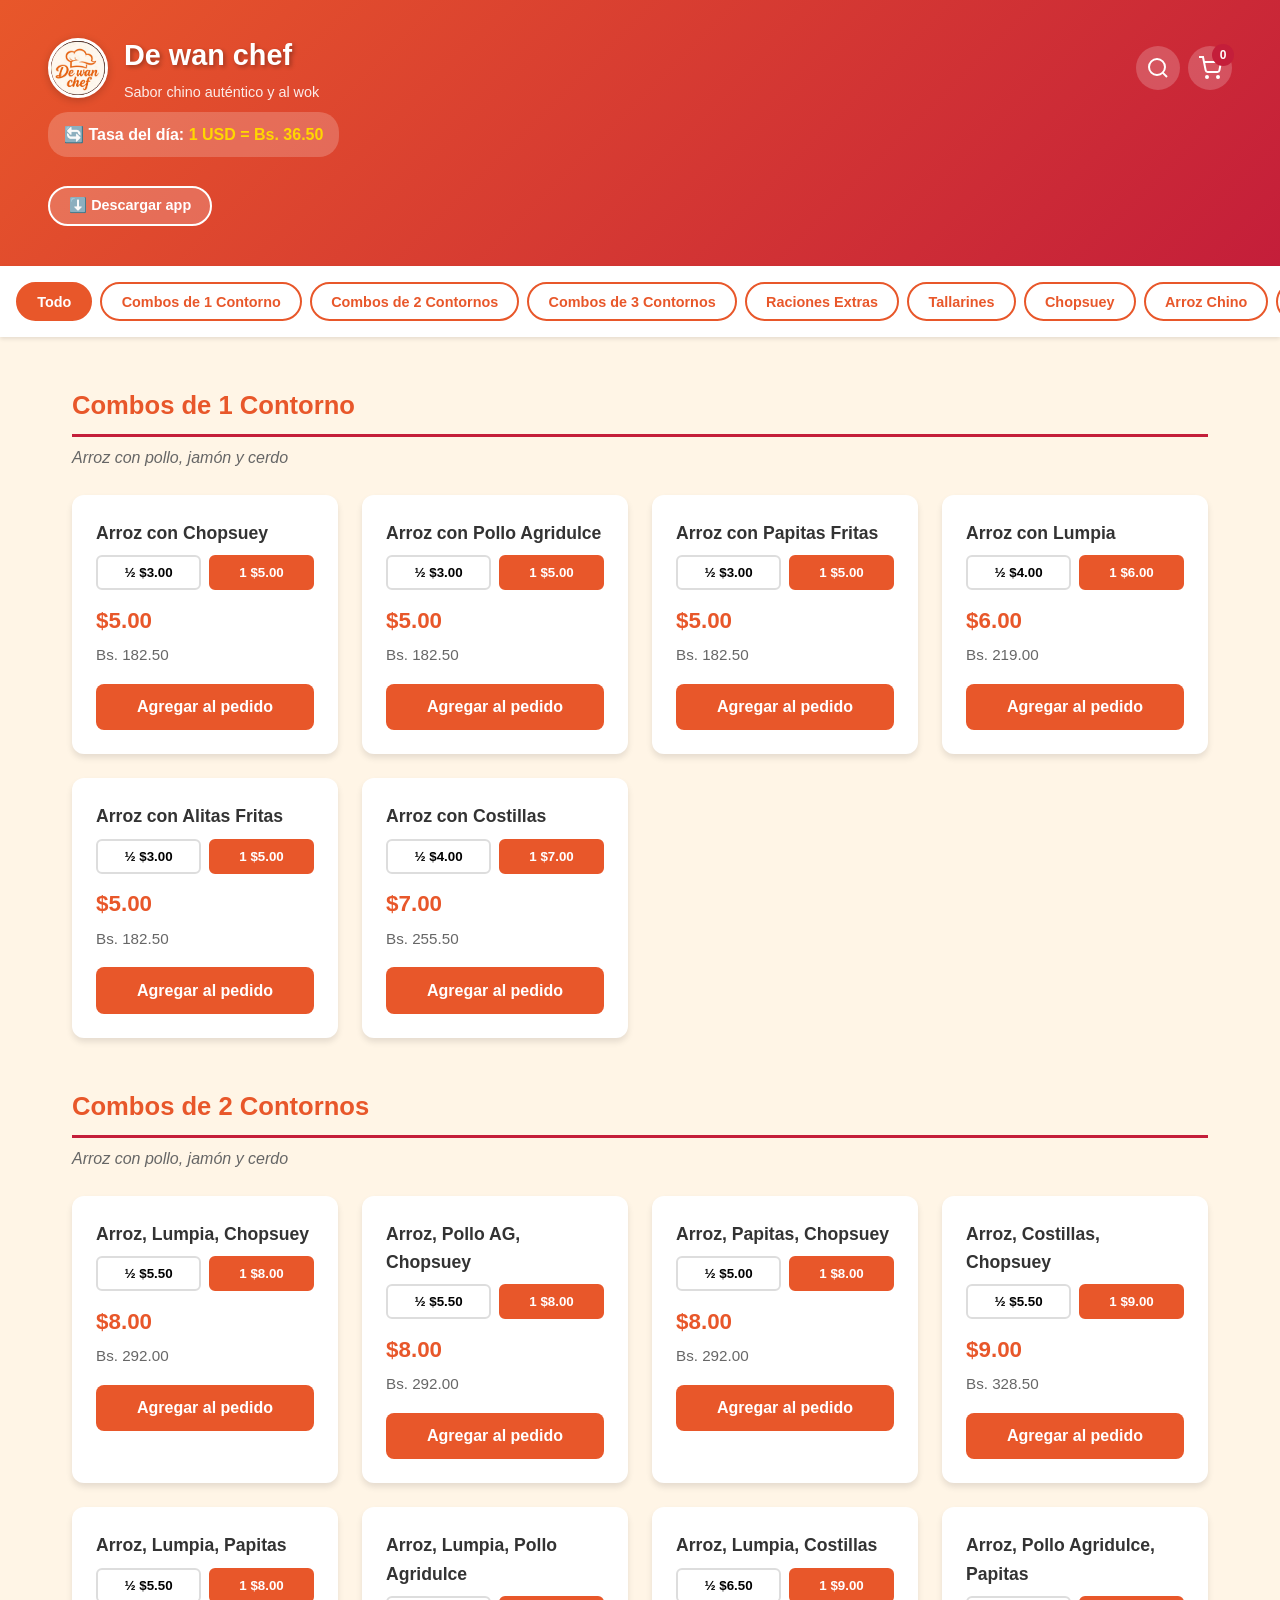
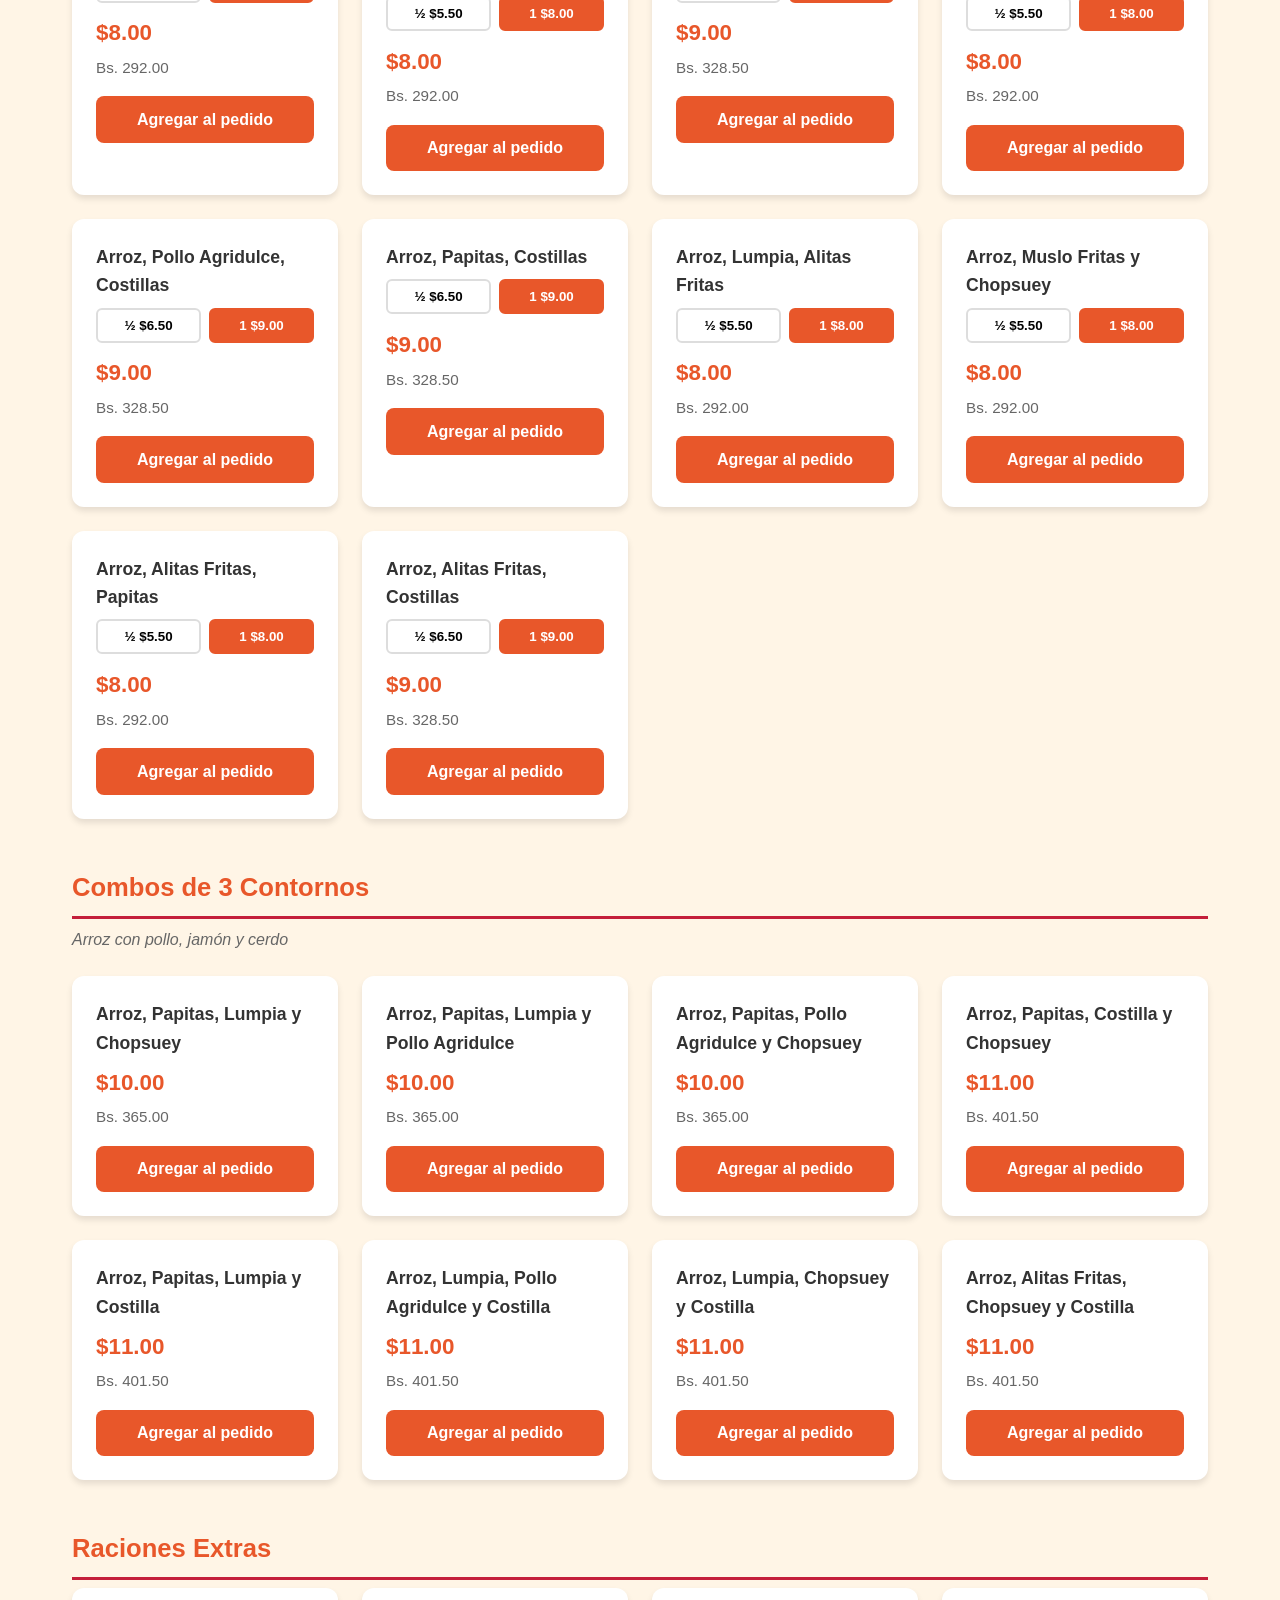
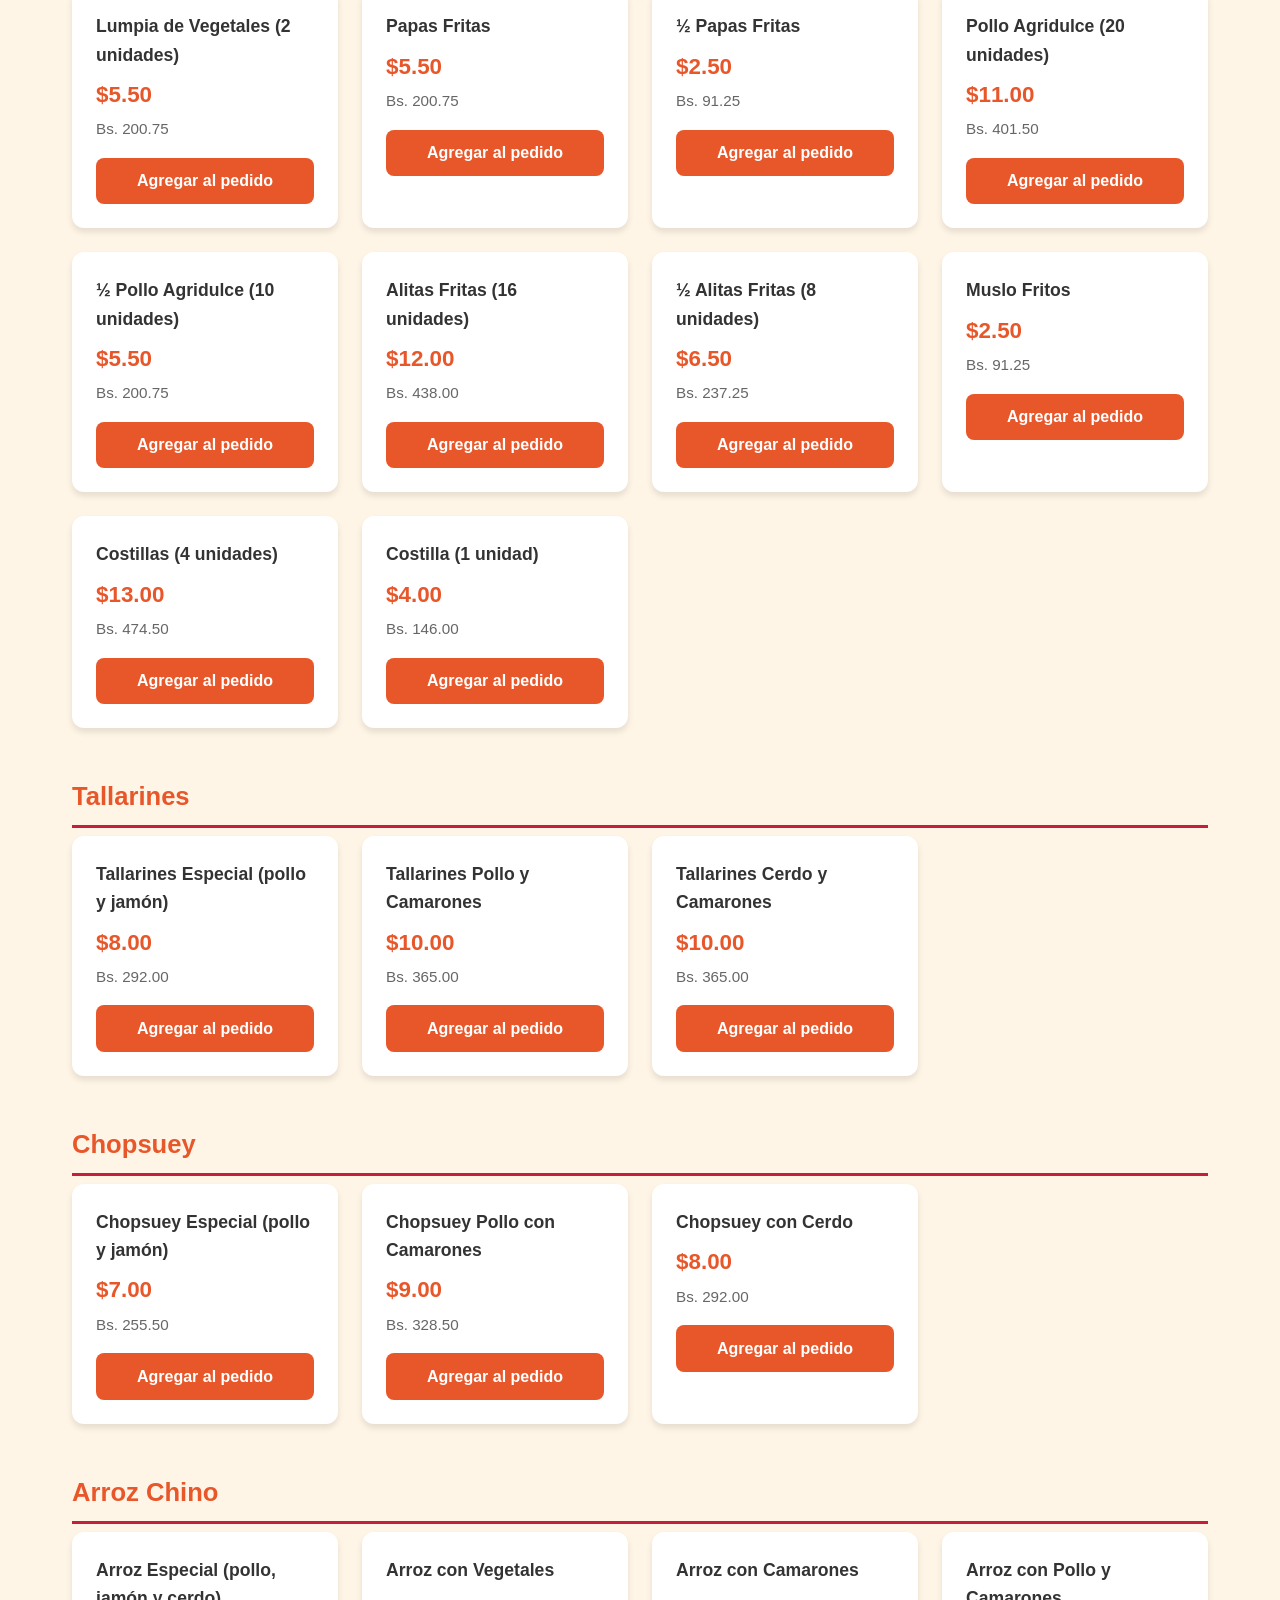
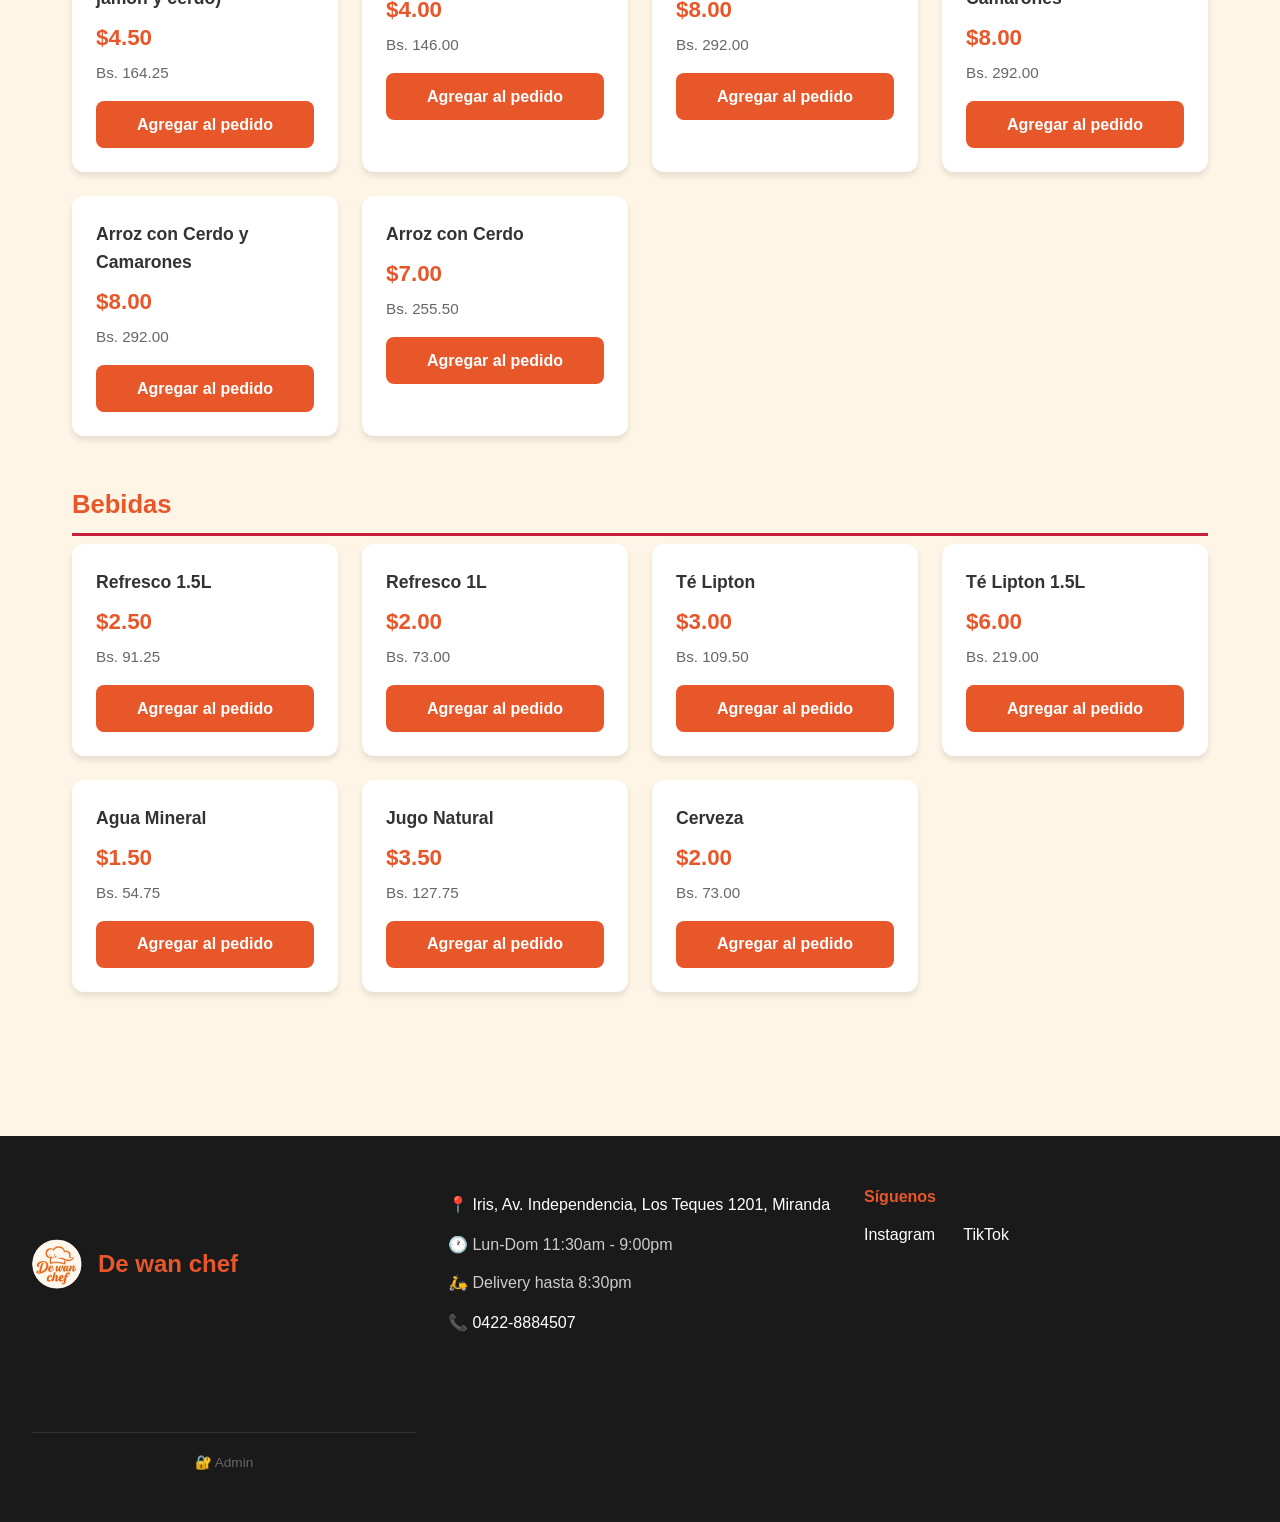
<file: index.html>
<!DOCTYPE html>
<html lang="es">
<head>
    <meta charset="UTF-8">
    <meta name="viewport" content="width=device-width, initial-scale=1.0">
    <title>De wan chef - Menú Digital</title>
    <link rel="stylesheet" href="css/style.css">
    <link rel="manifest" href="manifest.json">
<meta name="theme-color" content="#E8572A">
</head>
<body>
    <header class="main-header">
        <div class="header-top">
            <img src="assets/logo.png" alt="De wan chef" class="logo">
            <div class="header-text">
                <h1>De wan chef</h1>
                <p class="tagline">Sabor chino auténtico y al wok</p>
            </div>
            <div class="header-icons">
                <button class="icon-btn" id="search-toggle" aria-label="Buscar">
                    <svg viewBox="0 0 24 24" fill="none" stroke="currentColor" stroke-width="2" width="24" height="24"><circle cx="11" cy="11" r="8"/><path d="m21 21-4.35-4.35"/></svg>
                </button>
                <button class="icon-btn cart-icon" id="cart-toggle" aria-label="Carrito">
                    <svg viewBox="0 0 24 24" fill="none" stroke="currentColor" stroke-width="2" width="24" height="24"><circle cx="9" cy="21" r="1"/><circle cx="20" cy="21" r="1"/><path d="M1 1h4l2.68 13.39a2 2 0 0 0 2 1.61h9.72a2 2 0 0 0 2-1.61L23 6H6"/></svg>
                    <span class="cart-badge" id="cart-badge">0</span>
                </button>
            </div>
        </div>
        
        <div class="search-bar" id="search-bar">
            <input type="text" id="search-input" placeholder="Ej: costillas, arroz..." autocomplete="off">
            <button id="search-close">✕</button>
        </div>

        <div class="rate-banner">
    <span>🔄 Tasa del día: </span>
    <strong id="exchange-rate">Cargando...</strong>
</div>

<div class="install-buttons">
    <button class="download-btn" id="install-btn" style="display:none;" onclick="installApp()">⬇️ Descargar app</button>
    <button class="download-btn" id="add-home-btn" onclick="installApp()">⬇️ Descargar app</button>
</div>
</header>

    <nav class="category-nav" id="category-nav">
        <button class="nav-btn active" data-category="all">Todo</button>
    </nav>

    <main id="menu-container"></main>

    <div class="cart-bar" id="cart-bar">
        <button class="cart-bar-btn" id="cart-bar-open">
            <span class="cart-bar-count" id="cart-bar-count">0</span>
            <span>Ver carrito</span>
            <span class="cart-bar-total" id="cart-bar-total">$0.00</span>
        </button>
    </div>

    <div class="cart-modal" id="cart-modal">
        <div class="cart-overlay" id="cart-overlay"></div>
        <div class="cart-content">
            <div class="cart-header">
                <h2>Tu Pedido</h2>
                <button class="close-btn" id="cart-close">✕</button>
            </div>
            <div class="cart-items" id="cart-items"></div>
            <div class="cart-footer">
                <div class="cart-total">
                    <span>Total USD:</span>
                    <span id="cart-total-usd">$0.00</span>
                </div>
                <div class="cart-total ves">
                    <span>Total VES:</span>
                    <span id="cart-total-ves">Bs. 0.00</span>
                </div>
                <button class="btn-whatsapp" id="btn-whatsapp">Enviar pedido por WhatsApp</button>
                <button class="btn-close" id="cart-continue">Cerrar</button>
            </div>
        </div>
    </div>

    <footer>
        <div class="footer-logo">
            <img src="assets/logo.png" alt="De wan chef">
            <h3>De wan chef</h3>
        </div>
        <div class="footer-info">
            <a href="https://maps.app.goo.gl/BtbeYCyMQnPj4yRCA" target="_blank" class="footer-link">
                📍 Iris, Av. Independencia, Los Teques 1201, Miranda
            </a>
            <p>🕐 Lun-Dom 11:30am - 9:00pm</p>
            <p>🛵 Delivery hasta 8:30pm</p>
            <a href="tel:04228884507" class="footer-link">📞 0422-8884507</a>
        </div>
        <div class="footer-social">
            <h4>Síguenos</h4>
            <a href="https://instagram.com/dewan.chef" target="_blank">Instagram</a>
            <a href="https://tiktok.com/@dewanchef" target="_blank">TikTok</a>
        </div>
        <div style="margin-top: 2rem; padding-top: 1rem; border-top: 1px solid #333; text-align: center;">
    <a href="admin/index.html" style="color: #666; text-decoration: none; font-size: 0.85rem;">🔐 Admin</a>
</div>
    </footer>

    <script src="js/app.js"></script>
    <script>
    // Registrar Service Worker para actualizaciones automáticas
    if ('serviceWorker' in navigator) {
        window.addEventListener('load', () => {
            navigator.serviceWorker.register('/sw.js')
                .then(registration => {
                    console.log('SW registrado:', registration.scope);
                    
                    // Verificar actualizaciones periódicamente
                    setInterval(() => {
                        registration.update();
                    }, 3600000); // Cada 1 hora
                    
                    // Avisar si hay nueva versión
                    registration.addEventListener('updatefound', () => {
                        const newWorker = registration.installing;
                        newWorker.addEventListener('statechange', () => {
                            if (newWorker.state === 'installed' && navigator.serviceWorker.controller) {
                                if (confirm('Hay una versión nueva disponible. ¿Recargar para actualizar?')) {
                                    window.location.reload();
                                }
                            }
                        });
                    });
                })
                .catch(error => {
                    console.log('Error al registrar SW:', error);
                });
        });
    }
</script>
    <script>
    // PWA - Instalación de la app
    <script>
    let deferredPrompt;
    const installBtn = document.getElementById('install-btn');
    const addHomeBtn = document.getElementById('add-home-btn');
    
    window.addEventListener('beforeinstallprompt', (e) => {
        e.preventDefault();
        deferredPrompt = e;
        installBtn.style.display = 'inline-block';
        addHomeBtn.style.display = 'none';
    });
    
    async function installApp() {
        if (deferredPrompt) {
            deferredPrompt.prompt();
            const { outcome } = await deferredPrompt.userChoice;
            if (outcome === 'accepted') {
                installBtn.style.display = 'none';
                addHomeBtn.style.display = 'none';
            }
            deferredPrompt = null;
        } else {
            const isIOS = /iPad|iPhone|iPod/.test(navigator.userAgent);
            const isAndroid = /Android/.test(navigator.userAgent);
            
            let msg = '';
            if (isIOS) {
                msg = 'Toca Compartir (️) → "Agregar a pantalla de inicio"';
            } else if (isAndroid) {
                msg = 'Toca el menú () → "Instalar app" o "Agregar a pantalla de inicio"';
            } else {
                msg = 'Toca el ícono de instalación en la barra de direcciones';
            }
            
            alert('📲 ' + msg);
        }
    }
    
    if (window.matchMedia('(display-mode: standalone)').matches) {
        installBtn.style.display = 'none';
        addHomeBtn.style.display = 'none';
    }
</script>
</body>
</html>
</file>
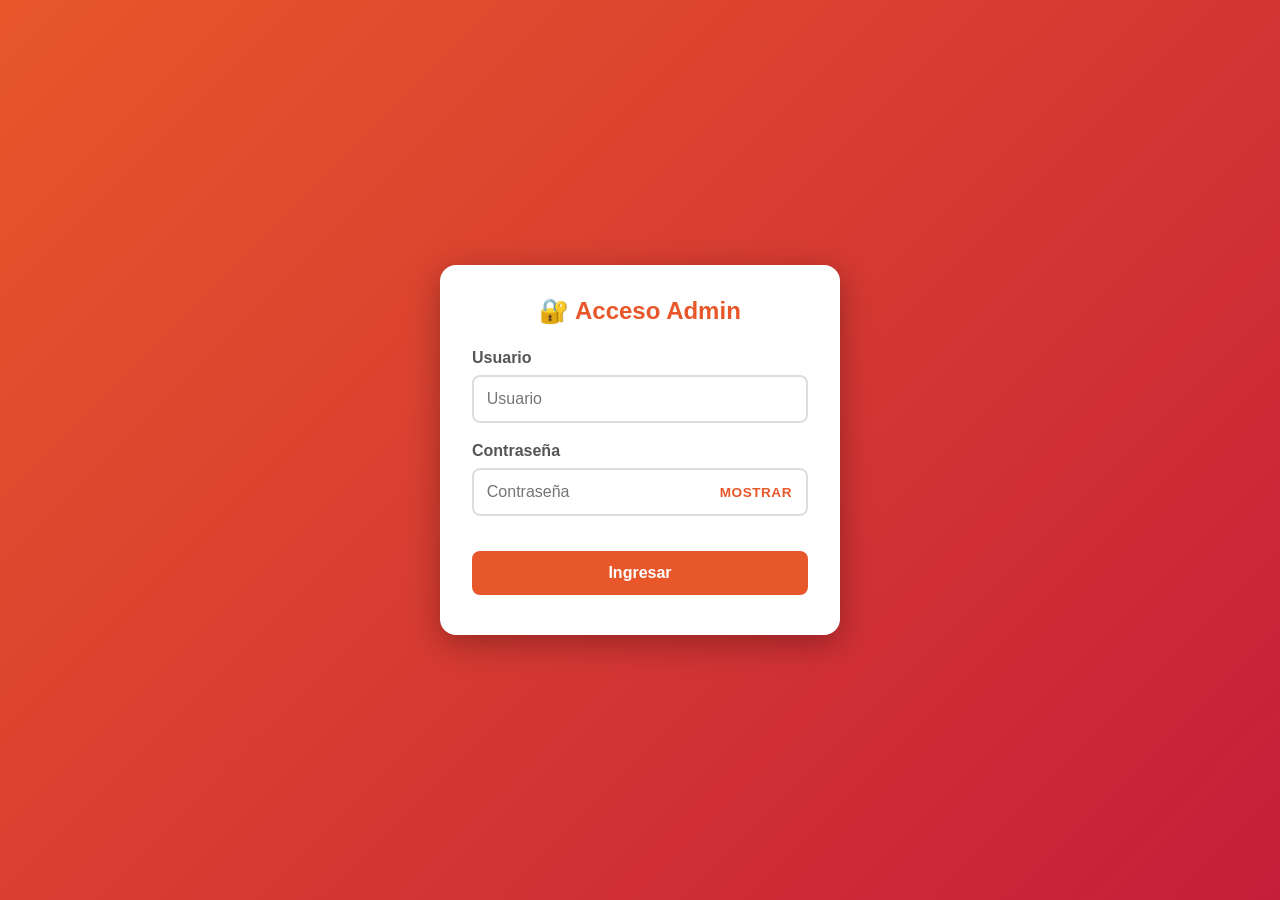
<file: admin/index.html>
<!DOCTYPE html>
<html lang="es">
<head>
    <meta charset="UTF-8">
    <meta name="viewport" content="width=device-width, initial-scale=1.0">
    <title>Admin - De wan chef</title>
    <link rel="manifest" href="../manifest.json">
    <meta name="theme-color" content="#E8572A">
    <style>
        * { margin: 0; padding: 0; box-sizing: border-box; }
        body {
            font-family: -apple-system, BlinkMacSystemFont, 'Segoe UI', sans-serif;
            background: #f5f5f5;
            color: #333;
            padding: 1rem;
            padding-bottom: 100px;
        }
        .container { max-width: 800px; margin: 0 auto; }
        h1 { color: #E8572A; margin-bottom: 1.5rem; font-size: 1.8rem; }
        .section {
            background: white;
            padding: 1.5rem;
            border-radius: 12px;
            margin-bottom: 1.5rem;
            box-shadow: 0 2px 8px rgba(0,0,0,0.08);
        }
        .section h2 { color: #E8572A; margin-bottom: 1rem; font-size: 1.3rem; }
        .form-group { margin-bottom: 1rem; }
        label { display: block; margin-bottom: 0.5rem; font-weight: 600; color: #555; }
        input, select {
            width: 100%;
            padding: 0.8rem;
            border: 2px solid #ddd;
            border-radius: 8px;
            font-size: 1rem;
            transition: border-color 0.3s;
        }
        input:focus, select:focus { outline: none; border-color: #E8572A; }
        
        .btn {
            padding: 0.8rem 1.5rem;
            border: none;
            border-radius: 8px;
            font-size: 1rem;
            font-weight: 600;
            cursor: pointer;
            transition: all 0.3s;
            margin-right: 0.5rem;
            margin-bottom: 0.5rem;
        }
        .btn-primary { background: #E8572A; color: white; }
        .btn-primary:hover { background: #C41E3A; }
        .btn-success { background: #25D366; color: white; }
        .btn-success:hover { background: #128C7E; }
        .btn-danger { background: #C41E3A; color: white; padding: 0.5rem 0.8rem; }
        .btn-danger:hover { background: #8B0000; }
        .btn-secondary { background: #666; color: white; }
        .btn-secondary:hover { background: #444; }
        
        .category-block {
            border: 1px solid #eee;
            border-radius: 8px;
            padding: 1rem;
            margin-bottom: 1rem;
        }
        .category-block h3 { color: #333; margin-bottom: 0.8rem; font-size: 1.1rem; }
        
        .item-row {
            display: grid;
            grid-template-columns: 2fr 1fr 1fr auto;
            gap: 0.5rem;
            align-items: center;
            padding: 0.8rem;
            background: #f9f9f9;
            border-radius: 8px;
            margin-bottom: 0.5rem;
        }
        .item-row.single-price {
            grid-template-columns: 2fr 1fr auto;
        }
        .item-name { font-weight: 500; font-size: 0.95rem; }
        .item-row input {
            padding: 0.5rem;
            font-size: 0.95rem;
            border: 2px solid #ddd;
            border-radius: 6px;
        }
        .item-row input:focus { border-color: #E8572A; }
        .price-label {
            font-size: 0.75rem;
            color: #666;
            text-align: center;
            margin-bottom: 0.2rem;
        }
        
        .status {
            padding: 1rem;
            border-radius: 8px;
            margin-top: 1rem;
            display: none;
            font-weight: 600;
        }
        .status.success { background: #d4edda; color: #155724; display: block; }
        .status.error { background: #f8d7da; color: #721c24; display: block; }
        
        .back-link {
            display: inline-block;
            margin-bottom: 1rem;
            color: #E8572A;
            text-decoration: none;
            font-weight: 600;
        }
        .back-link:hover { text-decoration: underline; }
        
        .login-screen {
            position: fixed;
            inset: 0;
            background: linear-gradient(135deg, #E8572A 0%, #C41E3A 100%);
            display: flex;
            align-items: center;
            justify-content: center;
            z-index: 1000;
        }
        .login-box {
            background: white;
            padding: 2rem;
            border-radius: 16px;
            width: 90%;
            max-width: 400px;
            box-shadow: 0 8px 32px rgba(0,0,0,0.3);
        }
        .login-box h2 {
            color: #E8572A;
            margin-bottom: 1.5rem;
            text-align: center;
        }
        .login-box .form-group { margin-bottom: 1.2rem; }
        .login-box .btn { width: 100%; margin-top: 1rem; }
        .login-error {
            color: #C41E3A;
            text-align: center;
            margin-top: 0.5rem;
            font-size: 0.9rem;
            display: none;
        }
        
        .admin-content { display: none; }
        .admin-content.visible { display: block; }
        
        .photo-upload {
            border: 2px dashed #ddd;
            border-radius: 8px;
            padding: 1rem;
            text-align: center;
            margin-bottom: 0.5rem;
        }
        .photo-upload input[type="file"] {
            margin: 0.5rem 0;
        }
        .photo-preview {
            width: 100px;
            height: 100px;
            object-fit: cover;
            border-radius: 8px;
            margin-top: 0.5rem;
        }
        
        @media (max-width: 600px) {
            .item-row {
                grid-template-columns: 1fr;
                gap: 0.5rem;
            }
            .item-row.single-price {
                grid-template-columns: 1fr 1fr;
            }
        }
    </style>
</head>
<body>
    <!-- LOGIN SCREEN -->
    <div class="login-screen" id="login-screen">
        <div class="login-box">
            <h2>🔐 Acceso Admin</h2>
            <div class="form-group">
                <label>Usuario</label>
                <input type="text" id="login-user" placeholder="Usuario">
            </div>
            <div class="form-group">
    <label>Contraseña</label>
    <div style="position: relative;">
        <input type="password" id="login-pass" placeholder="Contraseña" style="padding-right: 6rem;">
        <button type="button" id="toggle-pass-btn" onclick="togglePassword()" style="position: absolute; right: 8px; top: 50%; transform: translateY(-50%); background: none; border: none; cursor: pointer; color: #E8572A; font-weight: 700; font-size: 0.85rem; padding: 4px 8px; letter-spacing: 0.5px;">
            MOSTRAR
        </button>
    </div>
</div>
            <button class="btn btn-primary" onclick="doLogin()">Ingresar</button>
            <p class="login-error" id="login-error">Usuario o contraseña incorrectos</p>
        </div>
    </div>

    <!-- ADMIN CONTENT -->
    <div class="admin-content" id="admin-content">
        <div class="container">
            <a href="../index.html" class="back-link">← Volver a la página</a>
            <h1>🛠️ Panel de Administración</h1>
            
            <!-- CAMBIAR CREDENCIALES -->
            <div class="section">
                <h2> Cambiar Credenciales</h2>
                <div class="form-group">
                    <label>Nuevo usuario</label>
                    <input type="text" id="new-user" placeholder="Nuevo usuario">
                </div>
                <div class="form-group">
                    <label>Nueva contraseña</label>
                    <input type="password" id="new-pass" placeholder="Nueva contraseña">
                </div>
                <button class="btn btn-primary" onclick="updateCredentials()">Actualizar credenciales</button>
            </div>
            
            <!-- TASA DEL DÓLAR -->
            <div class="section">
                <h2>💱 Tasa del Dólar</h2>
                <div class="form-group">
                    <label>1 USD = Bs.</label>
                    <input type="number" id="rate-input" step="0.01" placeholder="36.50">
                </div>
                <button class="btn btn-primary" onclick="updateRate()">Actualizar tasa</button>
                <p style="margin-top: 0.5rem; color: #666; font-size: 0.9rem;">
                    Última actualización: <span id="last-update">-</span>
                </p>
            </div>
            
            <!-- MENÚ -->
            <div class="section">
                <h2>🍽️ Gestión del Menú</h2>
                <p style="color: #666; margin-bottom: 1rem;">
                    Edita los precios directamente en los campos.
                </p>
                <div id="menu-editor"></div>
                <button class="btn btn-success" onclick="saveMenu()">💾 Guardar cambios</button>
                <button class="btn btn-secondary" onclick="exportJSON()">📤 Exportar JSON</button>
                <button class="btn btn-secondary" onclick="document.getElementById('import-file').click()">📥 Importar JSON</button>
                <input type="file" id="import-file" accept=".json" style="display:none" onchange="importJSON(event)">
            </div>
            
            <!-- FOTOS -->
            <div class="section">
                <h2>📷 Gestión de Fotos</h2>
                <p style="color: #666; margin-bottom: 1rem;">
                    Sube fotos para cada plato.
                </p>
                <div id="photo-manager"></div>
                <button class="btn btn-success" onclick="savePhotos()">💾 Guardar fotos</button>
            </div>
            
            <!-- AGREGAR PLATO -->
            <div class="section">
                <h2>➕ Agregar Nuevo Plato</h2>
                <div class="form-group">
                    <label>Categoría</label>
                    <select id="new-item-category"></select>
                </div>
                <div class="form-group">
                    <label>Nombre del plato</label>
                    <input type="text" id="new-item-name" placeholder="Ej: Arroz con Pollo">
                </div>
                <div class="form-group">
                    <label>Precio (USD)</label>
                    <input type="number" id="new-item-price" step="0.01" placeholder="5.00">
                </div>
                <div class="form-group">
                    <label>
                        <input type="checkbox" id="has-sizes" style="width: auto; margin-right: 0.5rem;"> 
                        Tiene media ración y ración completa
                    </label>
                </div>
                <div id="sizes-fields" style="display:none;">
                    <div class="form-group">
                        <label>Precio ½ ración (USD)</label>
                        <input type="number" id="new-item-half" step="0.01" placeholder="3.00">
                    </div>
                    <div class="form-group">
                        <label>Precio 1 ración (USD)</label>
                        <input type="number" id="new-item-full" step="0.01" placeholder="5.00">
                    </div>
                </div>
                <button class="btn btn-primary" onclick="addItem()">Agregar plato</button>
            </div>
            
            <div id="status" class="status"></div>
        </div>
    </div>

    <script>
        // Cargar credenciales desde localStorage o usar default
        let ADMIN_USER = localStorage.getItem('adminUser') || 'dewanchef';
        let ADMIN_PASS = localStorage.getItem('adminPass') || 'admin2026';

        let menuData = null;
        let configData = null;
        let photos = {};

        document.addEventListener('DOMContentLoaded', () => {
            const isLoggedIn = sessionStorage.getItem('adminLogged');
            if (isLoggedIn === 'true') {
                showAdmin();
            }
        });

        function doLogin() {
    const user = document.getElementById('login-user').value.trim().toLowerCase();
    const pass = document.getElementById('login-pass').value;
    const adminUser = ADMIN_USER.trim().toLowerCase();
    
    if (user === adminUser && pass === ADMIN_PASS) {
        sessionStorage.setItem('adminLogged', 'true');
        showAdmin();
    } else {
        document.getElementById('login-error').style.display = 'block';
        setTimeout(() => {
            document.getElementById('login-error').style.display = 'none';
        }, 3000);
    }
}

function togglePassword() {
    const input = document.getElementById('login-pass');
    const btn = document.getElementById('toggle-pass-btn');
    if (input.type === 'password') {
        input.type = 'text';
        btn.textContent = 'OCULTAR';
    } else {
        input.type = 'password';
        btn.textContent = 'MOSTRAR';
    }
}

        function showAdmin() {
            document.getElementById('login-screen').style.display = 'none';
            document.getElementById('admin-content').classList.add('visible');
            initAdmin();
        }

        async function initAdmin() {
            await loadData();
            renderMenuEditor();
            renderPhotoManager();
            renderCategorySelect();
            document.getElementById('rate-input').value = configData.currency.usdToVes;
            document.getElementById('last-update').textContent = configData.currency.lastUpdate || 'Nunca';
            
            document.getElementById('has-sizes').addEventListener('change', (e) => {
                document.getElementById('sizes-fields').style.display = e.target.checked ? 'block' : 'none';
            });
        }

        async function loadData() {
            try {
                const menuRes = await fetch('../menu.json');
                const configRes = await fetch('../config.json');
                menuData = await menuRes.json();
                configData = await configRes.json();
                
                // Cargar fotos desde localStorage si existen
                const savedPhotos = localStorage.getItem('dishPhotos');
                if (savedPhotos) {
                    photos = JSON.parse(savedPhotos);
                }
            } catch (err) {
                showStatus('Error al cargar datos: ' + err.message, 'error');
            }
        }

        function updateCredentials() {
    const newUser = document.getElementById('new-user').value.trim().toLowerCase();
    const newPass = document.getElementById('new-pass').value;
    
    if (!newUser || !newPass) {
        return showStatus('Usuario y contraseña son obligatorios', 'error');
    }
    
    localStorage.setItem('adminUser', newUser);
    localStorage.setItem('adminPass', newPass);
    
    ADMIN_USER = newUser;
    ADMIN_PASS = newPass;
    
    showStatus('✅ Credenciales actualizadas.', 'success');
    
    document.getElementById('new-user').value = '';
    document.getElementById('new-pass').value = '';
}

        function renderMenuEditor() {
            const container = document.getElementById('menu-editor');
            container.innerHTML = '';
            
            menuData.categories.forEach((cat, catIdx) => {
                const block = document.createElement('div');
                block.className = 'category-block';
                block.innerHTML = `<h3>${cat.name}</h3>`;
                
                cat.items.forEach((item, itemIdx) => {
                    const row = document.createElement('div');
                    
                    if (item.half !== undefined && item.full !== undefined) {
                        row.className = 'item-row';
                        row.innerHTML = `
                            <span class="item-name">${item.name}</span>
                            <div>
                                <div class="price-label">½ ración</div>
                                <input type="number" step="0.01" value="${item.half}" onchange="updatePrice(${catIdx}, ${itemIdx}, 'half', this.value)">
                            </div>
                            <div>
                                <div class="price-label">1 ración</div>
                                <input type="number" step="0.01" value="${item.full}" onchange="updatePrice(${catIdx}, ${itemIdx}, 'full', this.value)">
                            </div>
                            <button class="btn btn-danger" onclick="deleteItem(${catIdx}, ${itemIdx})">🗑️</button>
                        `;
                    } else {
                        row.className = 'item-row single-price';
                        row.innerHTML = `
                            <span class="item-name">${item.name}</span>
                            <div>
                                <div class="price-label">Precio</div>
                                <input type="number" step="0.01" value="${item.price}" onchange="updatePrice(${catIdx}, ${itemIdx}, 'price', this.value)">
                            </div>
                            <button class="btn btn-danger" onclick="deleteItem(${catIdx}, ${itemIdx})">🗑️</button>
                        `;
                    }
                    block.appendChild(row);
                });
                
                container.appendChild(block);
            });
        }

        function renderPhotoManager() {
            const container = document.getElementById('photo-manager');
            container.innerHTML = '';
            
            menuData.categories.forEach(cat => {
                cat.items.forEach(item => {
                    const div = document.createElement('div');
                    div.className = 'photo-upload';
                    const hasPhoto = photos[item.id] ? 'block' : 'none';
                    div.innerHTML = `
                        <strong>${item.name}</strong>
                        <p style="font-size: 0.85rem; color: #666;">ID: ${item.id}</p>
                        <input type="file" accept="image/*" onchange="handlePhotoUpload('${item.id}', this)">
                        <br>
                        <img id="preview-${item.id}" class="photo-preview" style="display:${hasPhoto};" src="${photos[item.id] || ''}">
                    `;
                    container.appendChild(div);
                });
            });
        }

        function handlePhotoUpload(itemId, input) {
            const file = input.files[0];
            if (!file) return;
            
            const reader = new FileReader();
            reader.onload = (e) => {
                photos[itemId] = e.target.result;
                const preview = document.getElementById(`preview-${itemId}`);
                preview.src = e.target.result;
                preview.style.display = 'block';
            };
            reader.readAsDataURL(file);
        }

        function savePhotos() {
            // Guardar en localStorage (temporal hasta Firebase)
            localStorage.setItem('dishPhotos', JSON.stringify(photos));
            showStatus('✅ Fotos guardadas correctamente.', 'success');
        }

        function renderCategorySelect() {
            const select = document.getElementById('new-item-category');
            select.innerHTML = '';
            menuData.categories.forEach((cat, idx) => {
                const opt = document.createElement('option');
                opt.value = idx;
                opt.textContent = cat.name;
                select.appendChild(opt);
            });
        }

        function updatePrice(catIdx, itemIdx, field, value) {
            menuData.categories[catIdx].items[itemIdx][field] = parseFloat(value);
        }

        function deleteItem(catIdx, itemIdx) {
            if (confirm('¿Eliminar este plato?')) {
                menuData.categories[catIdx].items.splice(itemIdx, 1);
                renderMenuEditor();
                showStatus('Plato eliminado. Presiona "Guardar cambios" para aplicar.', 'success');
            }
        }

        function addItem() {
            const catIdx = parseInt(document.getElementById('new-item-category').value);
            const name = document.getElementById('new-item-name').value.trim();
            const hasSizes = document.getElementById('has-sizes').checked;
            
            if (!name) return showStatus('El nombre es obligatorio', 'error');
            
            const newItem = { id: 'item-' + Date.now(), name };
            
            if (hasSizes) {
                const half = parseFloat(document.getElementById('new-item-half').value);
                const full = parseFloat(document.getElementById('new-item-full').value);
                if (!half || !full) return showStatus('Precios de raciones obligatorios', 'error');
                newItem.half = half;
                newItem.full = full;
            } else {
                const price = parseFloat(document.getElementById('new-item-price').value);
                if (!price) return showStatus('Precio obligatorio', 'error');
                newItem.price = price;
            }
            
            menuData.categories[catIdx].items.push(newItem);
            renderMenuEditor();
            renderPhotoManager();
            
            document.getElementById('new-item-name').value = '';
            document.getElementById('new-item-price').value = '';
            document.getElementById('new-item-half').value = '';
            document.getElementById('new-item-full').value = '';
            document.getElementById('has-sizes').checked = false;
            document.getElementById('sizes-fields').style.display = 'none';
            
            showStatus('Plato agregado. Presiona "Guardar cambios" para aplicar.', 'success');
        }

        function updateRate() {
            const rate = parseFloat(document.getElementById('rate-input').value);
            if (!rate || rate <= 0) return showStatus('Tasa inválida', 'error');
            
            configData.currency.usdToVes = rate;
            configData.currency.lastUpdate = new Date().toISOString().split('T')[0];
            document.getElementById('last-update').textContent = configData.currency.lastUpdate;
            
            // Guardar en localStorage (temporal hasta Firebase)
            localStorage.setItem('currencyRate', JSON.stringify({
                rate: rate,
                lastUpdate: configData.currency.lastUpdate
            }));
            
            showStatus('✅ Tasa actualizada correctamente.', 'success');
        }

        function saveMenu() {
            // Guardar en localStorage (temporal hasta Firebase)
            localStorage.setItem('menuData', JSON.stringify(menuData));
            showStatus('✅ Menú guardado correctamente.', 'success');
        }

        function downloadJSON(filename, data) {
            const blob = new Blob([JSON.stringify(data, null, 2)], { type: 'application/json' });
            const url = URL.createObjectURL(blob);
            const a = document.createElement('a');
            a.href = url;
            a.download = filename;
            a.click();
            URL.revokeObjectURL(url);
        }

        function exportJSON() {
            downloadJSON('menu.json', menuData);
            showStatus('✅ JSON exportado.', 'success');
        }

        function importJSON(event) {
            const file = event.target.files[0];
            if (!file) return;
            
            const reader = new FileReader();
            reader.onload = (e) => {
                try {
                    menuData = JSON.parse(e.target.result);
                    renderMenuEditor();
                    renderPhotoManager();
                    renderCategorySelect();
                    showStatus('✅ JSON importado correctamente', 'success');
                } catch (err) {
                    showStatus('Error al leer el archivo: ' + err.message, 'error');
                }
            };
            reader.readAsText(file);
        }

        function showStatus(msg, type) {
            const el = document.getElementById('status');
            el.textContent = msg;
            el.className = 'status ' + type;
            setTimeout(() => el.className = 'status', 4000);
        }

        document.getElementById('login-pass').addEventListener('keypress', (e) => {
            if (e.key === 'Enter') doLogin();
        });
    </script>
</body>
</html>
</file>
<file: css/style.css>
* { margin: 0; padding: 0; box-sizing: border-box; }

body {
    font-family: 'Segoe UI', Tahoma, Geneva, Verdana, sans-serif;
    background: #FFF5E6;
    color: #333;
    line-height: 1.6;
}

.main-header {
    background: linear-gradient(135deg, #E8572A 0%, #C41E3A 100%);
    color: white;
    padding: 1.5rem 1rem;
    box-shadow: 0 4px 6px rgba(0,0,0,0.1);
}

.header-top {
    display: flex;
    align-items: center;
    gap: 1rem;
    margin-bottom: 1rem;
}

.logo {
    width: 60px;
    height: 60px;
    border-radius: 50%;
    border: 3px solid white;
    box-shadow: 0 2px 8px rgba(0,0,0,0.2);
}

.header-text h1 { font-size: 1.8rem; margin-bottom: 0.2rem; text-shadow: 2px 2px 4px rgba(0,0,0,0.3); }
.tagline { font-size: 0.9rem; opacity: 0.9; }

.header-icons { margin-left: auto; display: flex; gap: 0.5rem; }

.icon-btn {
    background: rgba(255,255,255,0.2);
    border: none;
    border-radius: 50%;
    width: 44px;
    height: 44px;
    display: flex;
    align-items: center;
    justify-content: center;
    cursor: pointer;
    color: white;
    position: relative;
    transition: background 0.3s;
}
.icon-btn:hover { background: rgba(255,255,255,0.3); }

.cart-badge {
    position: absolute;
    top: -2px;
    right: -2px;
    background: #C41E3A;
    color: white;
    border-radius: 50%;
    width: 22px;
    height: 22px;
    display: flex;
    align-items: center;
    justify-content: center;
    font-size: 0.75rem;
    font-weight: bold;
}

.search-bar {
    display: none;
    background: white;
    padding: 0.8rem;
    border-radius: 8px;
    gap: 0.5rem;
    margin-top: 1rem;
}
.search-bar.active { display: flex; }

#search-input {
    flex: 1;
    padding: 0.6rem 1rem;
    border: 2px solid #E8572A;
    border-radius: 6px;
    font-size: 1rem;
    outline: none;
}

#search-close {
    background: #E8572A;
    color: white;
    border: none;
    border-radius: 6px;
    padding: 0.6rem 1rem;
    cursor: pointer;
    font-weight: bold;
}

.rate-banner {
    background: rgba(255,255,255,0.2);
    padding: 0.6rem 1rem;
    border-radius: 20px;
    display: inline-block;
    font-weight: bold;
    margin-top: 0.5rem;
}
.rate-banner strong { color: #FFD700; }

.category-nav {
    display: flex;
    overflow-x: auto;
    background: white;
    padding: 1rem;
    gap: 0.5rem;
    box-shadow: 0 2px 4px rgba(0,0,0,0.1);
    position: sticky;
    top: 0;
    z-index: 100;
    scrollbar-width: none;
    scroll-behavior: smooth;
}
.category-nav::-webkit-scrollbar { display: none; }

.nav-btn {
    padding: 0.6rem 1.2rem;
    border: 2px solid #E8572A;
    background: white;
    color: #E8572A;
    border-radius: 25px;
    cursor: pointer;
    white-space: nowrap;
    transition: all 0.3s;
    font-weight: 600;
    font-size: 0.9rem;
}
.nav-btn:hover, .nav-btn.active { background: #E8572A; color: white; }

#menu-container { padding: 2rem 1rem; max-width: 1200px; margin: 0 auto; }

.category-section { margin-bottom: 3rem; scroll-margin-top: 120px; }
.category-section h2 { color: #E8572A; font-size: 1.6rem; margin-bottom: 0.5rem; border-bottom: 3px solid #C41E3A; padding-bottom: 0.5rem; }
.category-description { color: #666; font-style: italic; margin-bottom: 1.5rem; }

.menu-grid { display: grid; grid-template-columns: repeat(auto-fill, minmax(280px, 1fr)); gap: 1.5rem; }

.menu-item {
    background: white;
    border-radius: 12px;
    padding: 1.5rem;
    box-shadow: 0 4px 6px rgba(0,0,0,0.1);
    transition: transform 0.3s, box-shadow 0.3s;
}
.menu-item:hover { transform: translateY(-5px); box-shadow: 0 8px 12px rgba(0,0,0,0.15); }
.menu-item h3 { color: #333; margin-bottom: 0.5rem; font-size: 1.1rem; }
.menu-item .price { color: #E8572A; font-size: 1.4rem; font-weight: bold; margin-bottom: 0.3rem; }
.menu-item .price-ves { color: #666; font-size: 0.95rem; margin-bottom: 1rem; }

.size-selector { display: flex; gap: 0.5rem; margin-bottom: 0.8rem; }
.size-btn {
    flex: 1; padding: 0.5rem; border: 2px solid #ddd; background: white;
    border-radius: 6px; cursor: pointer; font-weight: 600; transition: all 0.3s;
}
.size-btn.active { background: #E8572A; color: white; border-color: #E8572A; }

.menu-item button.add-btn {
    width: 100%; padding: 0.9rem; background: #E8572A; color: white;
    border: none; border-radius: 8px; cursor: pointer; font-weight: 600;
    font-size: 1rem; transition: background 0.3s;
}
.menu-item button.add-btn:hover { background: #C41E3A; }

.cart-bar {
    position: fixed; bottom: 1.5rem; left: 50%; transform: translateX(-50%);
    z-index: 90; display: none;
}
.cart-bar.visible { display: block; }

.cart-bar-btn {
    background: #E8572A; color: white; border: none; border-radius: 50px;
    padding: 1rem 2rem; display: flex; align-items: center; gap: 1rem;
    cursor: pointer; box-shadow: 0 4px 12px rgba(0,0,0,0.3);
    font-size: 1rem; font-weight: 600; transition: transform 0.3s;
}
.cart-bar-btn:hover { transform: scale(1.05); }
.cart-bar-count { background: #C41E3A; padding: 0.3rem 0.8rem; border-radius: 20px; font-size: 0.9rem; }
.cart-bar-total { font-size: 1.1rem; font-weight: bold; }

.cart-modal {
    display: none; position: fixed; top: 0; left: 0; width: 100%; height: 100%;
    background: rgba(0,0,0,0.5); z-index: 200; align-items: flex-end; justify-content: center;
}
.cart-modal.active { display: flex; }

.cart-content {
    background: white; width: 100%; max-width: 600px; border-radius: 20px 20px 0 0;
    max-height: 85vh; display: flex; flex-direction: column; animation: slideUp 0.3s ease;
}
@keyframes slideUp { from { transform: translateY(100%); } to { transform: translateY(0); } }

.cart-header { padding: 1.5rem; display: flex; justify-content: space-between; align-items: center; border-bottom: 2px solid #eee; }
.cart-header h2 { color: #E8572A; }
.close-btn { background: none; border: none; font-size: 1.5rem; cursor: pointer; color: #666; }

.cart-items { flex: 1; overflow-y: auto; padding: 1rem 1.5rem; }
.cart-item { display: flex; justify-content: space-between; align-items: center; padding: 1rem 0; border-bottom: 1px solid #eee; }
.cart-item-info h4 { margin-bottom: 0.3rem; color: #333; }
.cart-item-price { color: #666; font-size: 0.9rem; }

.cart-item-controls { display: flex; align-items: center; gap: 0.8rem; }
.qty-btn {
    width: 32px; height: 32px; border-radius: 50%; border: 2px solid #E8572A;
    background: white; cursor: pointer; font-size: 1.1rem; display: flex;
    align-items: center; justify-content: center; transition: all 0.3s;
}
.qty-btn:hover { background: #E8572A; color: white; }
.qty-value { min-width: 30px; text-align: center; font-weight: bold; font-size: 1.1rem; }
.remove-btn { background: none; border: none; color: #C41E3A; cursor: pointer; font-size: 0.85rem; text-decoration: underline; margin-top: 0.3rem; }

.cart-footer { padding: 1.5rem; border-top: 2px solid #eee; }
.cart-total { display: flex; justify-content: space-between; padding: 0.8rem 0; font-size: 1.2rem; font-weight: bold; color: #E8572A; }
.cart-total.ves { font-size: 1rem; color: #666; }

.btn-whatsapp {
    width: 100%; padding: 1rem; background: #25D366; color: white; border: none;
    border-radius: 10px; font-size: 1.1rem; font-weight: bold; cursor: pointer;
    margin-top: 1rem; transition: background 0.3s;
}
.btn-whatsapp:hover { background: #128C7E; }

.btn-close {
    width: 100%; padding: 1rem; background: #666; color: white; border: none;
    border-radius: 10px; font-size: 1rem; cursor: pointer; margin-top: 0.5rem;
}

footer { background: #1a1a1a; color: white; padding: 2.5rem 1rem; margin-top: 3rem; }
.footer-logo { display: flex; align-items: center; gap: 1rem; margin-bottom: 1.5rem; }
.footer-logo img { width: 50px; height: 50px; border-radius: 50%; }
.footer-logo h3 { color: #E8572A; font-size: 1.5rem; }
.footer-info { margin-bottom: 1.5rem; }

.footer-link { display: block; color: white; text-decoration: none; padding: 0.5rem 0; transition: color 0.3s; }
.footer-link:hover { color: #E8572A; }
.footer-info p { padding: 0.4rem 0; color: #ccc; }

.footer-social h4 { color: #E8572A; margin-bottom: 0.8rem; }
.footer-social a { color: white; text-decoration: none; margin-right: 1.5rem; transition: color 0.3s; }
.footer-social a:hover { color: #E8572A; }

/* DESKTOP */
@media (min-width: 768px) {
    .menu-grid { grid-template-columns: repeat(3, 1fr); }
    
    .cart-modal { align-items: center; justify-content: center; }
    .cart-content { 
        border-radius: 20px; 
        max-height: 80vh;
        width: 90%;
        max-width: 500px;
    }
    
    .cart-bar {
        left: auto;
        right: 2rem;
        transform: none;
        bottom: 2rem;
    }
    
    footer {
        display: grid;
        grid-template-columns: 1fr 1fr 1fr;
        gap: 2rem;
        padding: 3rem 2rem;
    }
}

@media (min-width: 1024px) {
    .menu-grid { grid-template-columns: repeat(4, 1fr); }
    
    #menu-container { padding: 3rem 2rem; }
    
    .main-header { padding: 2rem 3rem; }
    .header-top { max-width: 1200px; margin: 0 auto; }
}

/* MÓVIL */
@media (max-width: 767px) {
    .header-text h1 { font-size: 1.4rem; }
    .menu-grid { grid-template-columns: repeat(2, 1fr); gap: 0.8rem; }
    .menu-item { padding: 1rem; }
    .menu-item h3 { font-size: 0.95rem; }
    .menu-item .price { font-size: 1.2rem; }
    .cart-bar-btn { padding: 0.9rem 1.5rem; }
    
    footer {
        text-align: center;
    }
    .footer-logo { justify-content: center; }
}
.install-buttons {
    margin-top: 1rem;
    margin-bottom: 0.5rem;
}

.download-btn {
    background: rgba(255, 255, 255, 0.2);
    color: white;
    border: 2px solid white;
    border-radius: 25px;
    padding: 0.6rem 1.2rem;
    font-size: 0.9rem;
    font-weight: 600;
    cursor: pointer;
    margin-top: 0.8rem;
    transition: all 0.3s;
    display: inline-flex;
    align-items: center;
    gap: 0.5rem;
}

.download-btn:hover {
    background: white;
    color: #E8572A;
}
</file>
